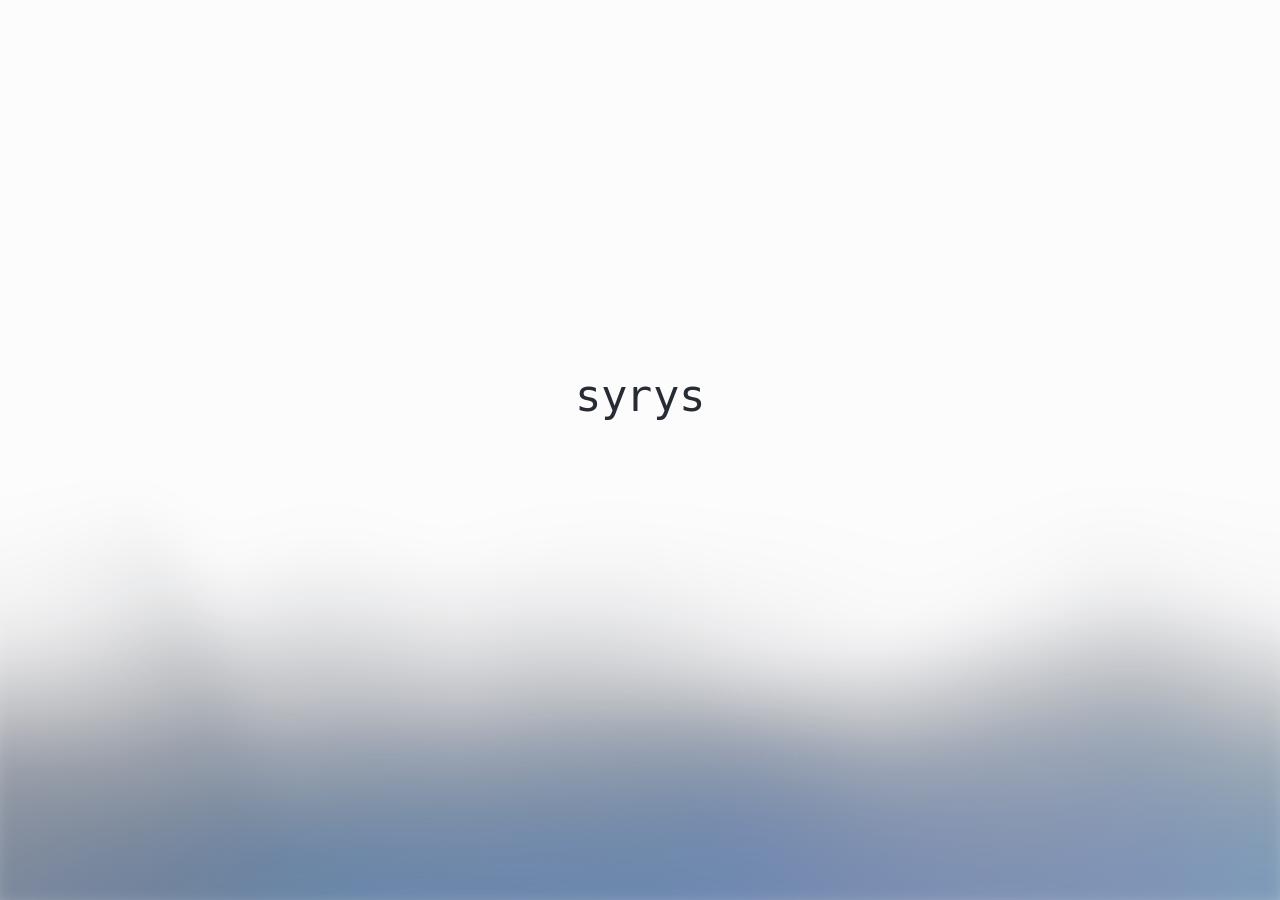
<file: index.html>
<!doctype html>
<html lang="en">
  <head>
    <meta charset="utf-8">
    <meta name="viewport" content="width=device-width, initial-scale=1">
    <meta name="color-scheme" content="light dark">
    <meta name="theme-color" content="#fcfcfd" media="(prefers-color-scheme: light)">
    <meta name="theme-color" content="#111218" media="(prefers-color-scheme: dark)">
    <meta name="description" content="A personal website.">
    <title>syrys</title>
    <link rel="icon" href="favicon.ico?v=2" sizes="16x16 32x32 48x48">
    <link rel="icon" href="favicon.png?v=2" type="image/png" sizes="599x599">
    <link rel="icon" href="favicon.svg?v=2" type="image/svg+xml" sizes="any">
    <link rel="preload" href="assets/fonts/hack/hack-regular.woff2" as="font" type="font/woff2" crossorigin>
    <link rel="stylesheet" href="styles.css">
    <script src="script.js" defer></script>
  </head>
  <body>
    <main>
      <h1>syrys</h1>
    </main>
    <div class="gradient-floor" aria-hidden="true">
      <div class="gradient-fallback"></div>
      <canvas></canvas>
    </div>
  </body>
</html>
</file>
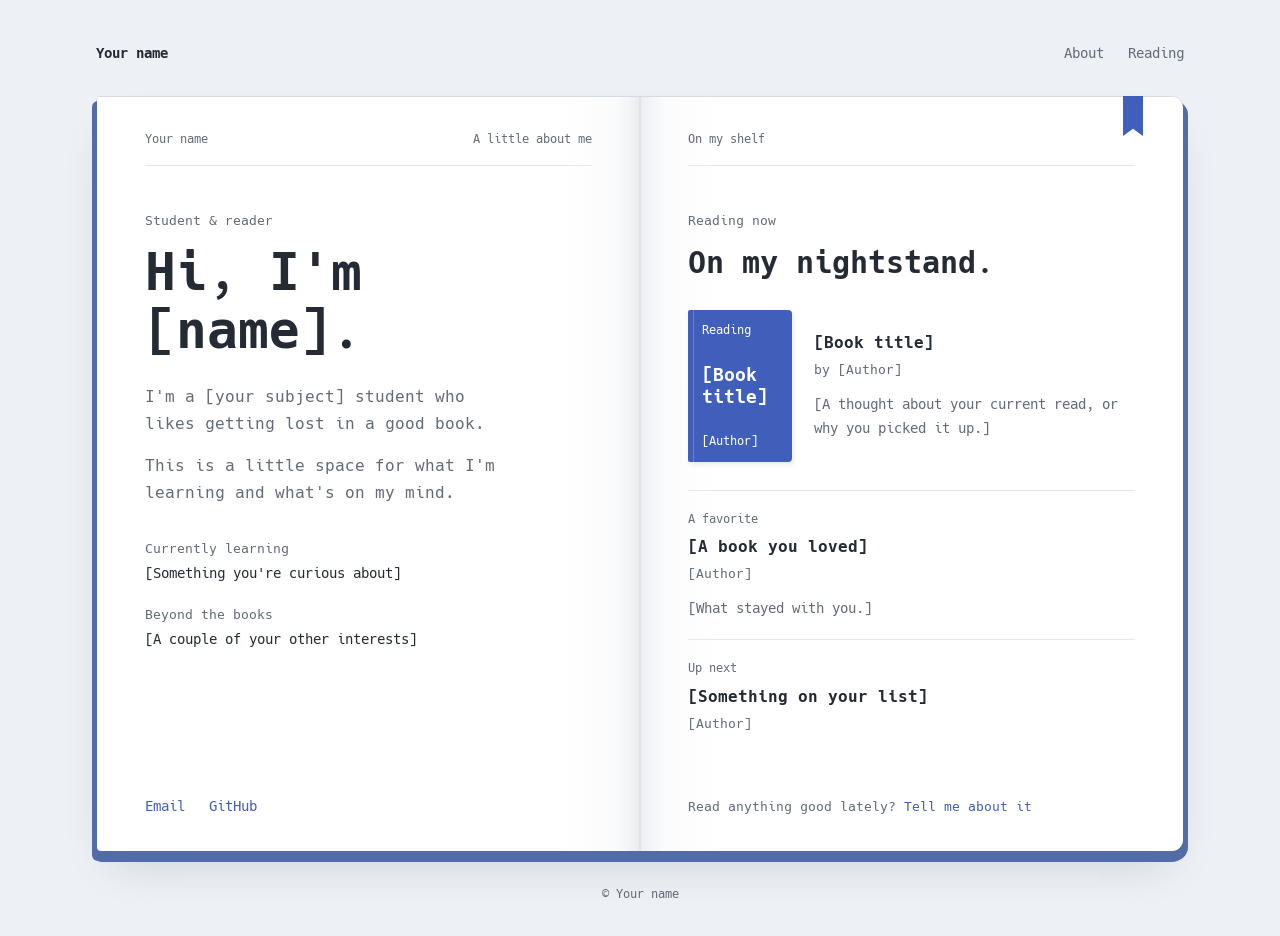
<file: reading.html>
<!doctype html>
<html lang="en">
  <head>
    <meta charset="utf-8">
    <meta name="viewport" content="width=device-width, initial-scale=1">
    <title>Your name — An open book</title>
    <meta name="description" content="A student who likes to read. A little about me, and a few things from my bookshelf.">
    <meta name="color-scheme" content="light">
    <meta name="theme-color" content="#edf0f4">
    <link rel="icon" href="favicon.ico?v=2" sizes="16x16 32x32 48x48">
    <link rel="icon" href="favicon.png?v=2" type="image/png" sizes="599x599">
    <link rel="icon" href="favicon.svg?v=2" type="image/svg+xml" sizes="any">
    <link rel="preload" href="assets/fonts/hack/hack-regular.woff2" as="font" type="font/woff2" crossorigin>
    <link rel="stylesheet" href="reading.css">
  </head>
  <body>
    <a class="skip-link" href="#about">Skip to content</a>
    <div class="desk">
      <header class="site-header">
        <a class="site-name" href="./">Your name</a>
        <nav aria-label="In this book">
          <a href="#about">About</a>
          <a href="#reading">Reading</a>
        </nav>
      </header>

      <main class="book" aria-label="An open book about me">
        <section class="page about-page" id="about" aria-labelledby="about-title">
          <div class="running-head"><span>Your name</span><span>A little about me</span></div>
          <div class="about-content">
            <!-- Replace the bracketed details with your own. -->
            <p class="eyebrow">Student &amp; reader</p>
            <h1 id="about-title">Hi, I'm<br>[name].</h1>
            <p class="introduction">I'm a [your subject] student who likes getting lost in a good book.</p>
            <p class="introduction">This is a little space for what I'm learning and what's on my mind.</p>
            <dl class="personal-details">
              <div><dt>Currently learning</dt><dd>[Something you're curious about]</dd></div>
              <div><dt>Beyond the books</dt><dd>[A couple of your other interests]</dd></div>
            </dl>
          </div>
          <footer class="page-footer">
            <!-- Replace the example email before publishing. -->
            <a href="mailto:you@example.com">Email</a>
            <a href="https://github.com/syryz">GitHub</a>
          </footer>
        </section>

        <section class="page reading-page" id="reading" aria-labelledby="reading-title">
          <span class="ribbon" aria-hidden="true"></span>
          <div class="running-head"><span>On my shelf</span></div>
          <div class="reading-content">
            <p class="eyebrow">Reading now</p>
            <h2 id="reading-title">On my nightstand.</h2>
            <!-- All book titles, authors, and notes below are placeholders. -->
            <article class="current-book" aria-labelledby="current-title">
              <div class="book-cover" aria-hidden="true">
                <span class="cover-label">Reading</span>
                <span class="cover-title">[Book<br>title]</span>
                <span class="cover-author">[Author]</span>
              </div>
              <div class="book-details">
                <h3 id="current-title">[Book title]</h3>
                <p class="author">by [Author]</p>
                <p class="book-note">[A thought about your current read, or why you picked it up.]</p>
              </div>
            </article>

            <div class="shelf">
              <article class="shelf-entry" aria-labelledby="favorite-title">
                <span class="shelf-label">A favorite</span>
                <h3 id="favorite-title">[A book you loved]</h3>
                <p class="author">[Author]</p>
                <p class="book-note">[What stayed with you.]</p>
              </article>
              <article class="shelf-entry" aria-labelledby="next-title">
                <span class="shelf-label">Up next</span>
                <h3 id="next-title">[Something on your list]</h3>
                <p class="author">[Author]</p>
              </article>
            </div>
          </div>
          <footer class="page-footer reading-footer">
            <span>Read anything good lately?</span>
            <a href="mailto:you@example.com">Tell me about it</a>
          </footer>
        </section>
      </main>
      <footer class="desk-footer">© Your name</footer>
    </div>
  </body>
</html>
</file>
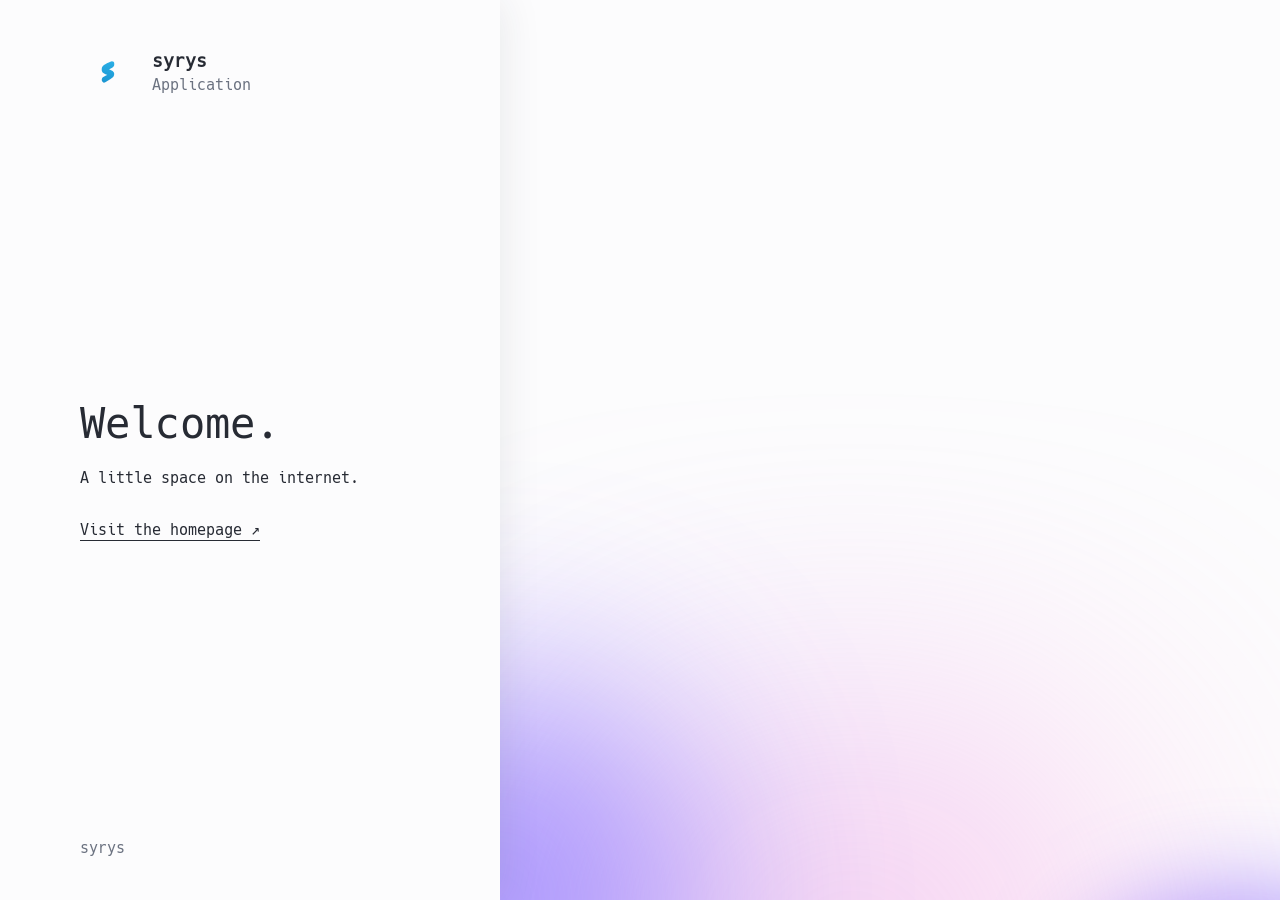
<file: test.html>
<!doctype html>
<html lang="en">
  <head>
    <meta charset="utf-8">
    <meta name="viewport" content="width=device-width, initial-scale=1">
    <meta name="color-scheme" content="light">
    <meta name="theme-color" content="#fcfcfd">
    <meta name="description" content="A standalone public page with an animated gradient.">
    <title>syrys — public view</title>
    <link rel="icon" href="favicon.ico?v=2" sizes="16x16 32x32 48x48">
    <link rel="icon" href="favicon.png?v=2" type="image/png" sizes="599x599">
    <link rel="icon" href="favicon.svg?v=2" type="image/svg+xml" sizes="any">
    <link rel="stylesheet" href="test.css">
    <script src="test.js" defer></script>
  </head>
  <body>
    <div class="public-view">
      <div class="container">
        <header class="title-box">
          <div class="logo">
            <img id="project-logo" src="favicon.svg" alt="syrys">
          </div>
          <div class="title">
            <h1 id="project-name">syrys</h1>
            <p id="project-descriptor" class="subtitle">Application</p>
          </div>
        </header>

        <!-- Equivalent of the component's default slot. -->
        <main class="content">
          <h2 class="type-title">Welcome.</h2>
          <p>A little space on the internet.</p>
          <a class="home-link" href="index.html">Visit the homepage <span aria-hidden="true">↗</span></a>
        </main>

        <!-- Equivalent of the component's notice slot. -->
        <footer class="notice"><span>syrys</span></footer>
      </div>

      <div class="art">
        <div class="fallback" aria-hidden="true">
          <div><div></div></div>
          <div><div></div></div>
          <div><div></div></div>
        </div>
        <img id="background-image" class="background-image" alt="" hidden>
        <video id="background-video" autoplay muted loop playsinline aria-hidden="true" hidden></video>
        <img id="foreground" class="foreground" alt="" hidden>
        <div class="note-container"><p id="public-note" class="note" hidden></p></div>
      </div>
    </div>
  </body>
</html>
</file>
<file: styles.css>
@font-face {
  font-family: "Hack";
  src: url("assets/fonts/hack/hack-regular.woff2") format("woff2");
  font-style: normal;
  font-weight: 400;
  font-display: swap;
}

:root {
  color-scheme: light dark;
  font-family: "Hack", "SFMono-Regular", Consolas, monospace;
  background: #fcfcfd;
  color: #272b34;
  /* Matches color1–color4 in script.js, with RGB expressed as percentages. */
  --gradient-color-1: rgb(40% 45% 58%);
  --gradient-color-2: rgb(19% 49% 70%);
  --gradient-color-3: rgb(48% 49% 88%);
  --gradient-color-4: rgb(40% 73% 88%);
  /* The shader's 0.00036 speed is 3× its original 0.00012 speed. */
  --gradient-duration: 8.333333s;
  /* Matches waveSpeed in script.js; the fallback follows its relative pace. */
  --gradient-wave-speed: 2;
  /* Matches blendHeight in script.js: higher values give a mistier fade. */
  --gradient-blend-height: 0.24;
  -webkit-text-size-adjust: 100%;
}

* { box-sizing: border-box; }
body { margin: 0; }
main { position: relative; z-index: 1; display: grid; place-items: center; min-height: 100vh; min-height: 100svh; padding: 2rem; }
h1 { max-width: 100%; margin: 0; transform: translateY(-6svh); font-size: clamp(1.75rem, 4vw, 2.75rem); font-weight: 400; line-height: 1.4; text-align: center; overflow-wrap: anywhere; }
.gradient-floor { position: fixed; z-index: 0; inset: auto 0 0; height: 48vh; height: min(30rem, 48svh); overflow: hidden; pointer-events: none; }
.gradient-floor canvas { position: absolute; inset: -16px; display: block; width: calc(100% + 32px); height: calc(100% + 32px); filter: blur(12px); opacity: 0; }
.gradient-floor.is-ready canvas { opacity: 1; }
.gradient-floor.is-ready .gradient-fallback { display: none; }
.gradient-fallback {
  position: absolute;
  inset: 0;
  /* Keep the fade stationary while the colors underneath drift. */
  --fade-end: clamp(75%, calc(72% + var(--gradient-blend-height) * 100%), 100%);
  mask-image: linear-gradient(to top, #000 0%, rgb(0 0 0 / 0.65) 35%, rgb(0 0 0 / 0.2) 65%, transparent var(--fade-end));
  -webkit-mask-image: linear-gradient(to top, #000 0%, rgb(0 0 0 / 0.65) 35%, rgb(0 0 0 / 0.2) 65%, transparent var(--fade-end));
}
.gradient-fallback::before {
  content: "";
  position: absolute;
  inset: -15%;
  background:
    radial-gradient(ellipse at 8% 80%, var(--gradient-color-1) 0, transparent 45%),
    radial-gradient(ellipse at 42% 112%, var(--gradient-color-2) 0, transparent 52%),
    radial-gradient(ellipse at 72% 86%, var(--gradient-color-3) 0, transparent 46%),
    radial-gradient(ellipse at 108% 108%, var(--gradient-color-4) 0, transparent 42%);
  filter: blur(calc(16px + var(--gradient-blend-height) * 100px));
  transform-origin: bottom center;
  animation: fallback-drift calc(var(--gradient-duration) / max(var(--gradient-wave-speed), 0.01)) ease-in-out infinite alternate;
}

@keyframes fallback-drift {
  from { transform: scale(1.1, 0.9) translateX(-7%) skewX(-10deg); }
  to { transform: scale(1.3, 1.2) translateX(7%) skewX(10deg); }
}

@media (prefers-color-scheme: dark) {
  :root {
    background: #202021; /* #111218 */
    color: #eceef4;
  }

  /* Soften both the WebGL gradient and its CSS fallback against the dark page. */
  .gradient-floor { opacity: 0.8; }
}

@media (prefers-reduced-motion: reduce) {
  .gradient-fallback::before { animation: none; }
}
</file>
<file: reading.css>
@font-face {
  font-family: "Hack";
  src: url("assets/fonts/hack/hack-regular.woff2") format("woff2");
  font-style: normal;
  font-weight: 400;
  font-display: swap;
}

@font-face {
  font-family: "Hack";
  src: url("assets/fonts/hack/hack-bold.woff2") format("woff2");
  font-style: normal;
  font-weight: 700;
  font-display: swap;
}

:root {
  color-scheme: light;
  --desk: #edf0f4;
  --paper: #ffffff;
  --text: #252b35;
  --muted: #626b78;
  --line: #e5e8ee;
  --accent: #405fba;
  --cover: #526ca7;
  font-family: "Hack", "SFMono-Regular", Consolas, "Liberation Mono", monospace;
  font-synthesis: none;
  -webkit-text-size-adjust: 100%;
}

* { box-sizing: border-box; }
body { margin: 0; min-width: 0; padding: 2rem; background: var(--desk); color: var(--text); font-size: 1rem; line-height: 1.7; -webkit-font-smoothing: antialiased; }
h1, h2, h3, p, dl, dd { margin: 0; }
a { color: inherit; text-decoration: none; }
a:focus-visible { outline: 2px solid var(--accent); outline-offset: 4px; border-radius: 2px; }
::selection { background: #dbe5ff; color: #243860; }
.skip-link { position: absolute; z-index: 5; top: 0.5rem; left: 1rem; padding: 0.5rem 1rem; background: var(--paper); color: var(--accent); transform: translateY(-200%); }
.skip-link:focus { transform: translateY(0); }
.desk { max-width: 68rem; margin: 0 auto; }
.site-header { display: flex; align-items: center; justify-content: space-between; gap: 1rem; padding-bottom: 1.25rem; font-size: 0.875rem; }
.site-name { display: inline-flex; align-items: center; min-height: 2.75rem; font-weight: 700; }
.site-header nav { display: flex; flex-wrap: wrap; gap: 1.5rem; color: var(--muted); }
.site-header nav a { display: inline-flex; align-items: center; min-height: 2.75rem; }

/* The cover, page edges, and center fold are drawn entirely with CSS. */
.book { position: relative; isolation: isolate; display: grid; grid-template-columns: repeat(2, minmax(0, 1fr)); border: 1px solid #d5dbe4; border-radius: 5px 12px 12px 5px; background: var(--paper); box-shadow: 0 1px 0 #fff, 0 3px 0 #d9dde4, 0 5px 0 #fafbfc, 0 7px 0 #d6dbe3, 0 10px 0 var(--cover), 0 24px 45px -18px #24345333; }
.book::before { content: ""; position: absolute; z-index: -1; inset: 4px -5px -10px; border-radius: 6px 14px 14px 6px; background: var(--cover); }
.book::after { content: ""; position: absolute; z-index: 1; top: 0; bottom: 0; left: calc(50% - 24px); width: 48px; background: linear-gradient(90deg, transparent, #27344a05 25%, #27344a12 47%, #27344a22 50%, #27344a0e 54%, transparent); pointer-events: none; }
.page { position: relative; display: flex; flex-direction: column; min-width: 0; min-height: 44rem; padding: 2rem 3rem 1.375rem; background: var(--paper); scroll-margin-top: 1.5rem; }
.about-page { border-radius: 4px 0 0 4px; background: linear-gradient(90deg, #ffffff, #ffffff 86%, #f8f9fb); }
.reading-page { border-radius: 0 11px 11px 0; background: linear-gradient(90deg, #f9fafc, #ffffff 14%, #ffffff); }
.running-head { display: flex; flex-wrap: wrap; justify-content: space-between; gap: 0.25rem 1rem; padding-bottom: 1rem; border-bottom: 1px solid var(--line); color: var(--muted); font-size: 0.75rem; }
.about-content, .reading-content { padding-top: 2.75rem; }
.eyebrow { margin-bottom: 0.75rem; color: var(--muted); font-size: 0.8125rem; }
h1 { margin-bottom: 1.5rem; font-size: clamp(2.25rem, 4vw, 3.25rem); font-weight: 700; line-height: 1.12; overflow-wrap: anywhere; }
.introduction { max-width: 23rem; color: var(--muted); text-wrap: pretty; }
.introduction + .introduction { margin-top: 0.875rem; }
.personal-details { display: grid; gap: 1.125rem; margin-top: 2rem; }
dt { margin-bottom: 0.125rem; color: var(--muted); font-size: 0.8125rem; }
dd { font-size: 0.875rem; overflow-wrap: anywhere; }
.page-footer { display: flex; flex-wrap: wrap; align-items: center; gap: 0.25rem 1.5rem; margin-top: auto; padding-top: 2rem; color: var(--accent); font-size: 0.875rem; }
.page-footer a { display: inline-flex; align-items: center; min-height: 2.75rem; }
.ribbon { position: absolute; top: -1px; right: 2.5rem; width: 1.25rem; height: 2.5rem; background: var(--accent); clip-path: polygon(0 0, 100% 0, 100% 100%, 50% 82%, 0 100%); }
h2 { font-size: clamp(1.5rem, 2.5vw, 1.875rem); font-weight: 700; line-height: 1.25; }
.current-book { display: grid; grid-template-columns: 6.5rem minmax(0, 1fr); align-items: center; gap: 1.375rem; margin-top: 1.75rem; }
.book-cover { position: relative; display: flex; flex-direction: column; justify-content: space-between; min-height: 9.5rem; padding: 0.75rem 0.625rem 0.75rem 0.875rem; border-radius: 2px 4px 4px 2px; background: var(--accent); color: #ffffff; box-shadow: 2px 3px 4px #24345316; }
.book-cover::before { content: ""; position: absolute; top: 0; bottom: 0; left: 5px; width: 1px; background: #ffffff33; }
.cover-label, .cover-author { font-size: 0.75rem; line-height: 1.4; }
.cover-title { margin-block: 1rem; font-size: 1.125rem; font-weight: 700; line-height: 1.2; }
h3 { font-size: 1rem; font-weight: 700; line-height: 1.5; overflow-wrap: anywhere; }
.author { margin-top: 0.25rem; color: var(--muted); font-size: 0.8125rem; }
.book-note { margin-top: 0.75rem; color: var(--muted); font-size: 0.875rem; }
.shelf { margin-top: 1.75rem; }
.shelf-entry { padding-block: 1.125rem; border-top: 1px solid var(--line); }
.shelf-label { display: block; margin-bottom: 0.375rem; color: var(--muted); font-size: 0.75rem; }
.reading-footer { gap: 0 0.5rem; font-size: 0.8125rem; }
.reading-footer span { color: var(--muted); }
.desk-footer { margin-top: 2rem; color: var(--muted); text-align: center; font-size: 0.75rem; }

@media (hover: hover) {
  .site-header a:hover { color: var(--accent); }
  .page-footer a:hover { text-decoration: underline; text-underline-offset: 0.25em; }
}

@media (max-width: 60rem) {
  body { padding: 1.5rem; }
  .page { padding-inline: 2rem; }
  .current-book { grid-template-columns: 5.5rem minmax(0, 1fr); gap: 1rem; }
  .book-cover { min-height: 8.75rem; }
}

/* On a phone, the two pages become a comfortable vertical reading flow. */
@media (max-width: 46rem) {
  body { padding: 1.25rem; }
  .desk { max-width: 33rem; }
  .book { grid-template-columns: 1fr; border-radius: 5px 10px 10px 5px; }
  .book::after { top: 0; bottom: 0; left: 0; width: 12px; background: linear-gradient(90deg, #27344a0d, transparent); }
  .page { min-height: 0; padding: 1.5rem 1.75rem 1.25rem; background: var(--paper); }
  .about-page { border-radius: 4px 9px 0 0; }
  .reading-page { border-top: 1px solid #d9dee7; border-radius: 0 0 9px 4px; box-shadow: 0 -4px 0 #f8f9fb, 0 -5px 0 #e5e8ee; }
  .about-content, .reading-content { padding-top: 2rem; }
  h1 { font-size: 2.75rem; }
  .introduction { max-width: none; }
  .page-footer { padding-top: 1.25rem; }
  .current-book { grid-template-columns: 6rem minmax(0, 1fr); }
  .book-cover { min-height: 9rem; }
  .ribbon { right: 1.75rem; }
}

@media (max-width: 23rem) {
  body { padding: 0.875rem; }
  .page { padding-inline: 1.25rem; }
  .current-book { grid-template-columns: 5.5rem minmax(0, 1fr); gap: 0.875rem; align-items: start; }
  .cover-label { font-size: 0.75rem; }
  .site-header nav { gap: 1rem; }
  h1 { font-size: 2.5rem; }
}
</file>
<file: test.css>
@font-face {
  font-family: "Hack";
  src: url("assets/fonts/hack/hack-regular.woff2") format("woff2");
  font-style: normal;
  font-weight: 400;
  font-display: swap;
}

:root {
  color-scheme: light;
  font-family: "Hack", "SFMono-Regular", Consolas, monospace;
  color: #272b34;
  background: #fcfcfd;
  /* Standalone equivalents of the Directus public appearance tokens. */
  --theme--public--art--background: #fcfcfd;
  --theme--public--art--primary: #6644ff;
  --theme--public--art--secondary: #ff99dd;
  --theme--public--art--speed: 1;
  --theme--public--background: #fcfcfd;
  --theme--public--foreground: #272b34;
  --theme--foreground-subdued: #6b7280;
  --project-color: #6644ff;
  -webkit-text-size-adjust: 100%;
}

* { box-sizing: border-box; }
body { margin: 0; }
[hidden] { display: none !important; }

.public-view { display: flex; min-height: 100vh; min-height: 100svh; }

.container {
  position: relative;
  z-index: 2;
  display: flex;
  flex: 0 0 100%;
  flex-direction: column;
  justify-content: space-between;
  gap: 48px;
  min-width: 0;
  max-width: 500px;
  min-height: 100vh;
  min-height: 100svh;
  padding: 20px;
  overflow-wrap: anywhere;
  background: var(--theme--public--background);
  color: var(--theme--public--foreground);
  font-size: 15px;
  line-height: 24px;
  box-shadow: 0 0 40px rgb(38 50 56 / 0.1);
  transition: max-width 300ms ease;
}

.container.wide { max-width: 872px; }
.content { width: 340px; max-width: 100%; }
.wide .content { width: 712px; }
.type-title { margin: 0 0 16px; font-size: 42px; font-weight: 400; line-height: 52px; }
.content p { margin: 0 0 28px; }
.home-link { color: inherit; text-underline-offset: 5px; }
.home-link:focus-visible { outline: 2px solid var(--project-color); outline-offset: 6px; border-radius: 2px; }
.notice { display: flex; color: var(--theme--foreground-subdued); }
.title-box { display: flex; align-items: center; min-height: 64px; }
.title { min-width: 0; margin: 2px 0 0 16px; }
.title h1 { margin: 0; font-family: inherit; font-size: 18px; font-weight: 700; line-height: 24px; }
.subtitle { margin: 0; color: var(--theme--foreground-subdued); }
.logo { display: grid; flex-shrink: 0; place-items: center; width: 56px; height: 56px; border-radius: 6px; background: transparent; }
.logo img { width: 40px; height: 40px; object-fit: contain; }

/* The three nested shapes preserve the component's separate blur and motion. */
.art {
  position: relative;
  z-index: 1;
  display: none;
  flex: 1 1 0;
  align-items: center;
  justify-content: center;
  min-width: 0;
  overflow: hidden;
  isolation: isolate;
  background: var(--theme--public--art--background);
  pointer-events: none;
}

.background-image,
.art video { position: absolute; z-index: -1; inset: 0; width: 100%; height: 100%; object-fit: cover; }
.foreground { width: 80%; max-width: 400px; max-height: 80svh; object-fit: contain; animation: scale-in 600ms ease; }
.note-container { position: absolute; right: 20px; bottom: 34px; left: 20px; display: flex; justify-content: center; }
.note { max-width: 340px; margin: 0; padding: 8px 12px; border-radius: 6px; background: rgb(38 50 56 / 0.2); backdrop-filter: blur(2px); color: #fff; font-size: 15px; line-height: 24px; white-space: pre-line; overflow-wrap: anywhere; }

@keyframes scale-in {
  from { transform: scale(0.95); opacity: 0; }
  to { transform: scale(1); opacity: 1; }
}

@media (min-width: 500px) {
  .container { padding: 40px 80px; }
  .art { display: flex; }
}

.fallback {
  position: absolute;
  z-index: -1;
  inset: 0;
  overflow: hidden;
}

.fallback > div,
.fallback > div > div {
  position: absolute;
}

.fallback > div > div {
  inset: 0;
  border-radius: 50%;
  animation-iteration-count: infinite;
  animation-timing-function: ease-in-out;
  transform-origin: center center;
}

.fallback > div:nth-child(1) {
  bottom: -25%;
  left: -25%;
  width: 50%;
  height: 50%;
  filter: blur(100px);
  z-index: 3;
}

.fallback > div:nth-child(1) > div {
  background: var(--theme--public--art--primary);
  opacity: 0.5;
  animation-name: floating1;
  animation-duration: calc(33s / var(--theme--public--art--speed));
}

.fallback > div:nth-child(2) {
  bottom: -25%;
  left: 15%;
  width: 60%;
  height: 40%;
  filter: blur(150px);
  z-index: 2;
}

.fallback > div:nth-child(2) > div {
  background: linear-gradient(107.7deg, var(--theme--public--art--primary) 0%, var(--theme--public--art--secondary) 50%);
  opacity: 0.7;
  animation-name: floating2;
  animation-duration: calc(19s / var(--theme--public--art--speed));
}

.fallback > div:nth-child(3) {
  bottom: -20%;
  left: 75%;
  width: 40%;
  height: 20%;
  filter: blur(50px);
  z-index: 1;
}

.fallback > div:nth-child(3) > div {
  background: var(--theme--public--art--primary);
  opacity: 0.6;
  animation-name: floating3;
  animation-duration: calc(27s / var(--theme--public--art--speed));
}

@keyframes floating1 {
  0%, 100% { transform: translate(0%, 0%) scale(1, 1) rotate(0deg); }
  10% { transform: translate(25%, -20%) scale(1.5, 1) rotate(0deg); }
  20% { transform: translate(10%, -25%) scale(1, 1.5) rotate(0deg); }
  30% { transform: translate(0%, -20%) scale(1, 1.5) rotate(-45deg); }
  40% { transform: translate(10%, -30%) scale(1, 2) rotate(0deg); }
  50% { transform: translate(15%, -35%) scale(2, 0.5) rotate(45deg); }
  60% { transform: translate(10%, -30%) scale(1, 2) rotate(90deg); }
  70% { transform: translate(25%, -10%) scale(1, 1.5) rotate(45deg); }
  80% { transform: translate(40%, 20%) scale(1.5, 0.5) rotate(-45deg); }
  90% { transform: translate(15%, -20%) scale(2, 1.5) rotate(0deg); }
}

@keyframes floating2 {
  0%, 100% { transform: translate(0%, 0%) scale(1, 1) rotate(0deg); }
  20% { transform: translate(-10%, -5%) scale(1.5, 1.5) rotate(15deg); }
  40% { transform: translate(0%, -15%) scale(2, 0.5) rotate(-45deg); }
  60% { transform: translate(-15%, -10%) scale(1.5, 1) rotate(45deg); }
  80% { transform: translate(-25%, -5%) scale(2.5, 0.5) rotate(180deg); }
}

@keyframes floating3 {
  0%, 100% { transform: translate(0%, 0%) scale(1, 1) rotate(0deg); }
  25% { transform: translate(-10%, -10%) scale(2, 1) rotate(-15deg); }
  50% { transform: translate(-20%, -5%) scale(1, 0.5) rotate(45deg); }
  75% { transform: translate(-15%, -15%) scale(2, 1.5) rotate(180deg); }
}

html.is-paused .fallback > div > div {
  animation-play-state: paused;
}

@media (prefers-reduced-motion: reduce) {
  .fallback > div > div,
  .foreground { animation: none; }
  .container { transition: none; }
}
</file>
